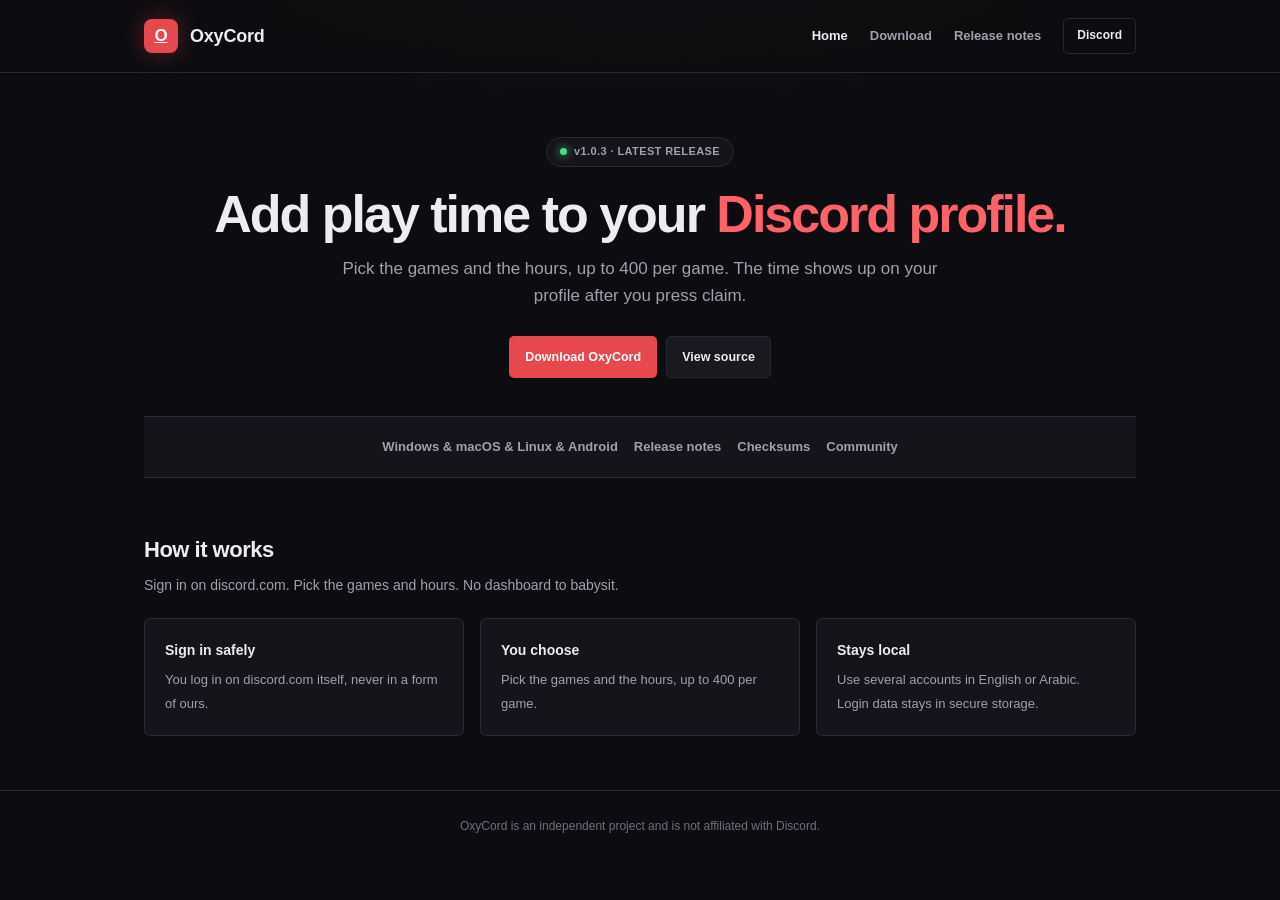
<file: docs/index.html>
<!doctype html>
<html lang="en">
<head>
<meta charset="utf-8">
<meta name="viewport" content="width=device-width,initial-scale=1">
<title>OxyCord - play time for your Discord profile</title>
<meta name="description" content="OxyCord adds play time to the games on your Discord profile. Download for Windows, macOS, Linux and Android.">
<meta property="og:site_name" content="OxyCord">
<meta property="og:type" content="website">
<meta property="og:title" content="OxyCord - play time for your Discord profile">
<meta property="og:description" content="Add play time to the games on your Discord profile. Get OxyCord for Windows, macOS, Linux and Android.">
<meta property="og:url" content="https://iraqies.github.io/oxycord/">
<meta name="theme-color" content="#E5484D">
<script id="discord:component-embed" type="application/json">
{"component":{"type":17,"accent_color":15026253,"components":[{"type":10,"content":"# **[OxyCord 1.0.3](https://iraqies.github.io/oxycord/download/)**\nAdd play time to the games on your Discord profile."},{"type":14},{"type":10,"content":"**Downloads for every platform**"},{"type":1,"components":[{"type":2,"style":5,"url":"https://github.com/iraqies/oxycord/releases/download/oxycord-v1.0.3/OxyCord-Setup-1.0.3.exe","label":"Windows"},{"type":2,"style":5,"url":"https://github.com/iraqies/oxycord/releases/download/oxycord-v1.0.3/OxyCord-1.0.3.dmg","label":"macOS"},{"type":2,"style":5,"url":"https://github.com/iraqies/oxycord/releases/download/oxycord-v1.0.3/OxyCord-1.0.3-amd64.deb","label":"Linux"}]},{"type":1,"components":[{"type":2,"style":5,"url":"https://github.com/iraqies/oxycord/releases/download/oxycord-v1.0.3/OxyCord-1.0.3-windows-x64.zip","label":"Windows ZIP"},{"type":2,"style":5,"url":"https://github.com/iraqies/oxycord/releases/download/oxycord-v1.0.3/OxyCord-1.0.3-x86_64.flatpak","label":"Flatpak"},{"type":2,"style":5,"url":"https://github.com/iraqies/oxycord/releases/download/oxycord-v1.0.3/OxyCord-1.0.3.apk","label":"Android"},{"type":2,"style":5,"url":"https://github.com/iraqies/oxycord/releases/download/oxycord-v1.0.3/OxyCord-1.0.3-arm64.apk","label":"ARM64"}]},{"type":14},{"type":1,"components":[{"type":2,"style":5,"url":"https://iraqies.github.io/oxycord/download/","label":"All downloads"},{"type":2,"style":5,"url":"https://github.com/iraqies/oxycord/releases/download/oxycord-v1.0.3/SHA256SUMS.txt","label":"Checksums"},{"type":2,"style":5,"url":"https://discord.gg/aaFqzuJFuS","label":"Discord"},{"type":2,"style":5,"url":"https://github.com/iraqies/oxycord","label":"Source"}]},{"type":10,"content":"*Not affiliated with Discord. Sign in on discord.com with Chrome, Edge, Brave or Helium.*"}]}}
</script>
<link rel="stylesheet" href="style.css">
</head>
<body>
<header><div class="wrap head">
<a href="/oxycord/" class="logo">O</a><a href="/oxycord/" class="brand" style="color:inherit;text-decoration:none">OxyCord</a>
<nav><a href="/oxycord/" class="on">Home</a><a href="/oxycord/download/" class="">Download</a><a href="https://github.com/iraqies/oxycord/releases">Release notes</a><a class="ghost" href="https://discord.gg/aaFqzuJFuS">Discord</a></nav>
</div></header>
<main class="wrap">
<div class="hero">
<span class="badge"><span class="dot"></span> v1.0.3 · LATEST RELEASE</span>
<h1>Add play time to your <span>Discord profile.</span></h1>
<p class="sub">Pick the games and the hours, up to 400 per game. The time shows up on your profile after you press claim.</p>
<div class="actions center" style="justify-content:center;margin-top:26px">
<a class="btn primary" href="/oxycord/download/">Download OxyCord</a>
<a class="btn secondary" href="https://github.com/iraqies/oxycord">View source</a>
</div>
</div>
<div class="strip">
<a href="/oxycord/download/">Windows & macOS & Linux & Android</a>
<a href="https://github.com/iraqies/oxycord/releases/latest">Release notes</a>
<a href="https://github.com/iraqies/oxycord/releases/download/oxycord-v1.0.3/SHA256SUMS.txt">Checksums</a>
<a href="https://discord.gg/aaFqzuJFuS">Community</a>
</div>
<div class="section">
<h2>How it works</h2>
<p class="lead">Sign in on discord.com. Pick the games and hours. No dashboard to babysit.</p>
<div class="features">
<div class="feature"><b>Sign in safely</b><span>You log in on discord.com itself, never in a form of ours.</span></div>
<div class="feature"><b>You choose</b><span>Pick the games and the hours, up to 400 per game.</span></div>
<div class="feature"><b>Stays local</b><span>Use several accounts in English or Arabic. Login data stays in secure storage.</span></div>
</div>
</div>
</main>
<footer><div class="wrap">OxyCord is an independent project and is not affiliated with Discord.</div></footer>
</body></html>
</file>
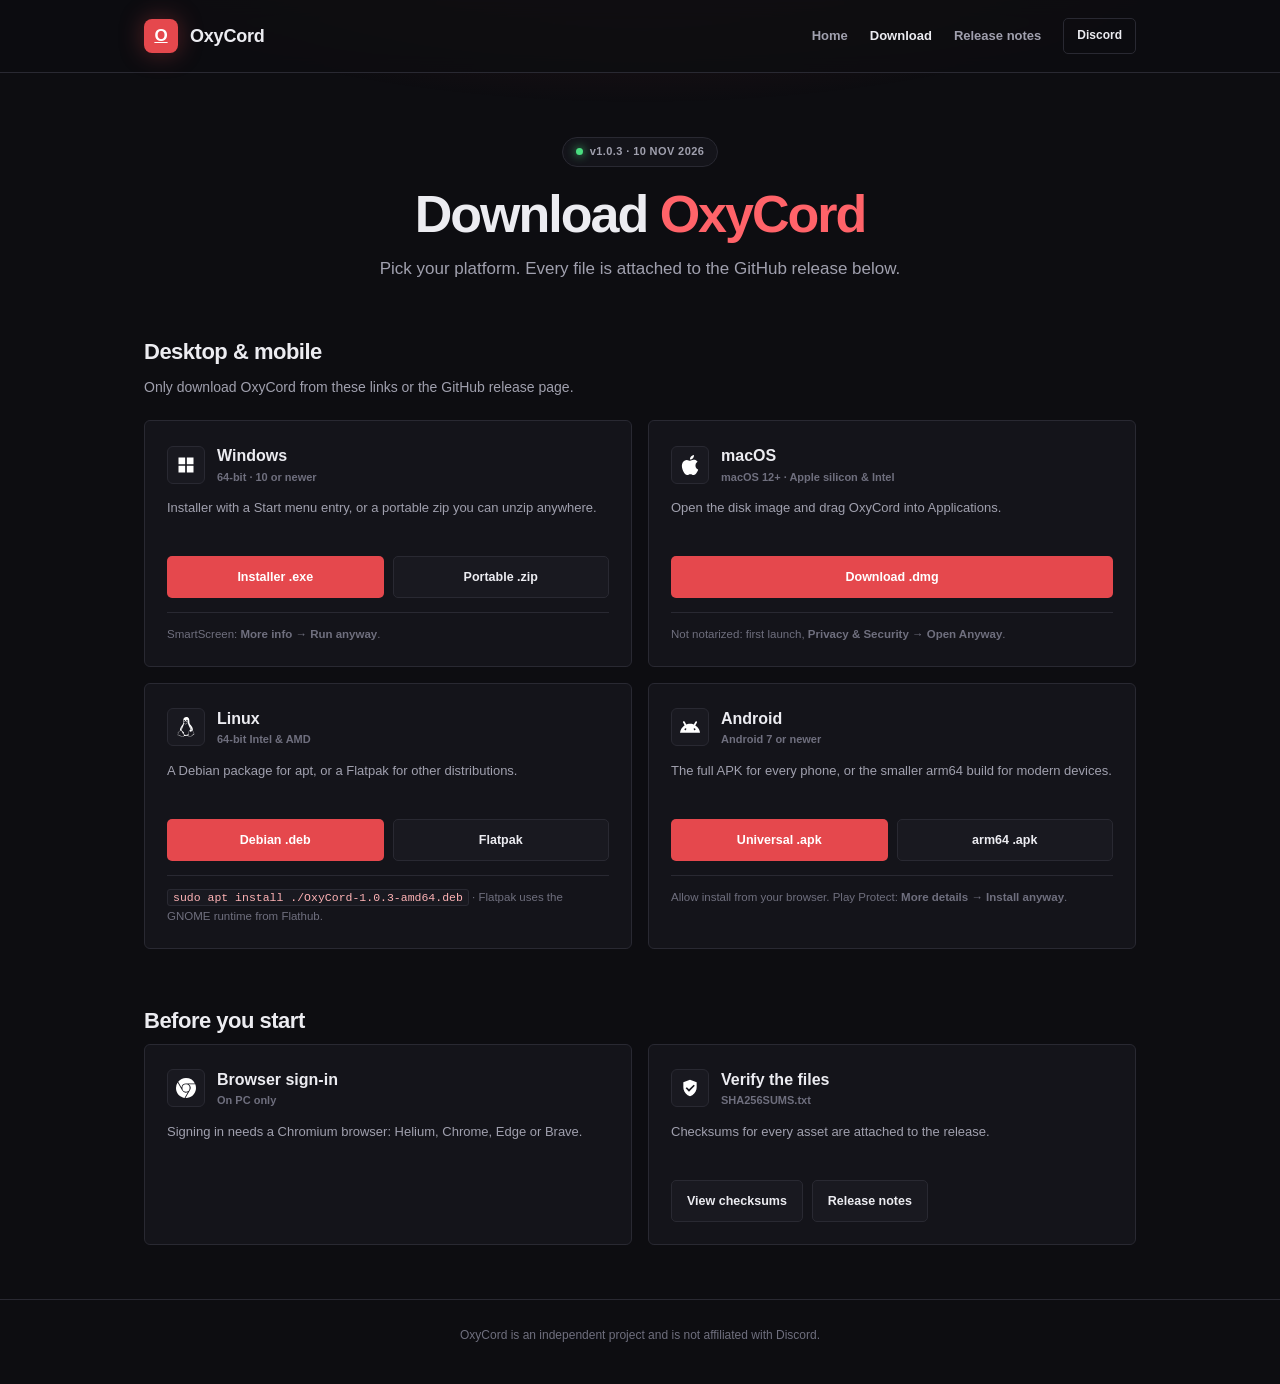
<file: docs/download/index.html>
<!doctype html>
<html lang="en">
<head>
<meta charset="utf-8">
<meta name="viewport" content="width=device-width,initial-scale=1">
<title>Download OxyCord 1.0.3</title>
<meta name="description" content="OxyCord adds play time to the games on your Discord profile. Download for Windows, macOS, Linux and Android.">
<meta property="og:site_name" content="OxyCord">
<meta property="og:type" content="website">
<meta property="og:title" content="Download OxyCord 1.0.3">
<meta property="og:description" content="Add play time to the games on your Discord profile. Get OxyCord for Windows, macOS, Linux and Android.">
<meta property="og:url" content="https://iraqies.github.io/oxycord/download/">
<meta name="theme-color" content="#E5484D">
<script id="discord:component-embed" type="application/json">
{"component":{"type":17,"accent_color":15026253,"components":[{"type":10,"content":"# **[OxyCord 1.0.3](https://iraqies.github.io/oxycord/download/)**\nAdd play time to the games on your Discord profile."},{"type":14},{"type":10,"content":"**Downloads for every platform**"},{"type":1,"components":[{"type":2,"style":5,"url":"https://github.com/iraqies/oxycord/releases/download/oxycord-v1.0.3/OxyCord-Setup-1.0.3.exe","label":"Windows"},{"type":2,"style":5,"url":"https://github.com/iraqies/oxycord/releases/download/oxycord-v1.0.3/OxyCord-1.0.3.dmg","label":"macOS"},{"type":2,"style":5,"url":"https://github.com/iraqies/oxycord/releases/download/oxycord-v1.0.3/OxyCord-1.0.3-amd64.deb","label":"Linux"}]},{"type":1,"components":[{"type":2,"style":5,"url":"https://github.com/iraqies/oxycord/releases/download/oxycord-v1.0.3/OxyCord-1.0.3-windows-x64.zip","label":"Windows ZIP"},{"type":2,"style":5,"url":"https://github.com/iraqies/oxycord/releases/download/oxycord-v1.0.3/OxyCord-1.0.3-x86_64.flatpak","label":"Flatpak"},{"type":2,"style":5,"url":"https://github.com/iraqies/oxycord/releases/download/oxycord-v1.0.3/OxyCord-1.0.3.apk","label":"Android"},{"type":2,"style":5,"url":"https://github.com/iraqies/oxycord/releases/download/oxycord-v1.0.3/OxyCord-1.0.3-arm64.apk","label":"ARM64"}]},{"type":14},{"type":1,"components":[{"type":2,"style":5,"url":"https://iraqies.github.io/oxycord/download/","label":"All downloads"},{"type":2,"style":5,"url":"https://github.com/iraqies/oxycord/releases/download/oxycord-v1.0.3/SHA256SUMS.txt","label":"Checksums"},{"type":2,"style":5,"url":"https://discord.gg/aaFqzuJFuS","label":"Discord"},{"type":2,"style":5,"url":"https://github.com/iraqies/oxycord","label":"Source"}]},{"type":10,"content":"*Not affiliated with Discord. Sign in on discord.com with Chrome, Edge, Brave or Helium.*"}]}}
</script>
<link rel="stylesheet" href="../style.css">
</head>
<body>
<header><div class="wrap head">
<a href="/oxycord/" class="logo">O</a><a href="/oxycord/" class="brand" style="color:inherit;text-decoration:none">OxyCord</a>
<nav><a href="/oxycord/" class="">Home</a><a href="/oxycord/download/" class="on">Download</a><a href="https://github.com/iraqies/oxycord/releases">Release notes</a><a class="ghost" href="https://discord.gg/aaFqzuJFuS">Discord</a></nav>
</div></header>
<main class="wrap">
<div class="hero">
<span class="badge"><span class="dot"></span> v1.0.3 · 10 NOV 2026</span>
<h1>Download <span>OxyCord</span></h1>
<p class="sub">Pick your platform. Every file is attached to the GitHub release below.</p>
</div>
<div class="section">
<h2>Desktop & mobile</h2>
<p class="lead">Only download OxyCord from these links or the GitHub release page.</p>
<div class="grid">
<div class="card">
<div class="top"><div class="icon"><img src="../assets/icons/windows.svg" alt=""></div><div><h3>Windows</h3><small>64-bit · 10 or newer</small></div></div>
<p>Installer with a Start menu entry, or a portable zip you can unzip anywhere.</p>
<div class="actions">
<a class="btn primary wide" href="https://github.com/iraqies/oxycord/releases/download/oxycord-v1.0.3/OxyCord-Setup-1.0.3.exe">Installer .exe</a>
<a class="btn secondary wide" href="https://github.com/iraqies/oxycord/releases/download/oxycord-v1.0.3/OxyCord-1.0.3-windows-x64.zip">Portable .zip</a>
</div>
<div class="note">SmartScreen: <b>More info → Run anyway</b>.</div>
</div>
<div class="card">
<div class="top"><div class="icon"><img src="../assets/icons/apple.svg" alt=""></div><div><h3>macOS</h3><small>macOS 12+ · Apple silicon & Intel</small></div></div>
<p>Open the disk image and drag OxyCord into Applications.</p>
<div class="actions"><a class="btn primary wide" href="https://github.com/iraqies/oxycord/releases/download/oxycord-v1.0.3/OxyCord-1.0.3.dmg">Download .dmg</a></div>
<div class="note">Not notarized: first launch, <b>Privacy &amp; Security → Open Anyway</b>.</div>
</div>
<div class="card">
<div class="top"><div class="icon"><img src="../assets/icons/linux.svg" alt=""></div><div><h3>Linux</h3><small>64-bit Intel &amp; AMD</small></div></div>
<p>A Debian package for apt, or a Flatpak for other distributions.</p>
<div class="actions">
<a class="btn primary wide" href="https://github.com/iraqies/oxycord/releases/download/oxycord-v1.0.3/OxyCord-1.0.3-amd64.deb">Debian .deb</a>
<a class="btn secondary wide" href="https://github.com/iraqies/oxycord/releases/download/oxycord-v1.0.3/OxyCord-1.0.3-x86_64.flatpak">Flatpak</a>
</div>
<div class="note"><code>sudo apt install ./OxyCord-1.0.3-amd64.deb</code> · Flatpak uses the GNOME runtime from Flathub.</div>
</div>
<div class="card">
<div class="top"><div class="icon"><img src="../assets/icons/android.svg" alt=""></div><div><h3>Android</h3><small>Android 7 or newer</small></div></div>
<p>The full APK for every phone, or the smaller arm64 build for modern devices.</p>
<div class="actions">
<a class="btn primary wide" href="https://github.com/iraqies/oxycord/releases/download/oxycord-v1.0.3/OxyCord-1.0.3.apk">Universal .apk</a>
<a class="btn secondary wide" href="https://github.com/iraqies/oxycord/releases/download/oxycord-v1.0.3/OxyCord-1.0.3-arm64.apk">arm64 .apk</a>
</div>
<div class="note">Allow install from your browser. Play Protect: <b>More details → Install anyway</b>.</div>
</div>
</div>
</div>
<div class="section">
<h2>Before you start</h2>
<div class="grid">
<div class="card"><div class="top"><div class="icon"><img src="../assets/icons/chrome.svg" alt=""></div><div><h3>Browser sign-in</h3><small>On PC only</small></div></div><p>Signing in needs a Chromium browser: Helium, Chrome, Edge or Brave.</p></div>
<div class="card"><div class="top"><div class="icon"><img src="../assets/icons/shield-check.svg" alt=""></div><div><h3>Verify the files</h3><small>SHA256SUMS.txt</small></div></div><p>Checksums for every asset are attached to the release.</p><div class="actions"><a class="btn secondary" href="https://github.com/iraqies/oxycord/releases/download/oxycord-v1.0.3/SHA256SUMS.txt">View checksums</a><a class="btn secondary" href="https://github.com/iraqies/oxycord/releases/tag/oxycord-v1.0.3">Release notes</a></div></div>
</div>
</div>
</main>
<footer><div class="wrap">OxyCord is an independent project and is not affiliated with Discord.</div></footer>
</body></html>
</file>
<file: docs/style.css>
:root{--bg:#0d0d11;--panel:#14141a;--panel2:#191920;--line:#292932;--text:#ececf1;--muted:#a0a0ae;--dim:#6f6f7e;--accent:#ff6369;--accent2:#e5484d;--ok:#4ade80}
*{box-sizing:border-box}
html{scroll-behavior:smooth}
body{margin:0;background:var(--bg);color:var(--text);font:15px/1.6 -apple-system,BlinkMacSystemFont,'Segoe UI',Inter,Roboto,sans-serif;-webkit-font-smoothing:antialiased}
body:before{content:'';position:fixed;inset:0 0 auto;height:420px;background:radial-gradient(900px 320px at 50% -120px,rgba(229,72,77,.20),transparent 70%);pointer-events:none;z-index:0}
.wrap{position:relative;max-width:1040px;margin:0 auto;padding:0 24px}
header{position:relative;z-index:1;border-bottom:1px solid var(--line);background:rgba(13,13,17,.86);backdrop-filter:blur(10px)}
.head{height:72px;display:flex;align-items:center;gap:12px}
.logo{width:34px;height:34px;border-radius:8px;background:var(--accent2);display:grid;place-items:center;font-weight:800;color:#fff;font-size:17px;box-shadow:0 0 24px rgba(229,72,77,.35)}
.brand{font-weight:700;font-size:18px;letter-spacing:-.2px}
nav{margin-left:auto;display:flex;gap:22px;align-items:center}
nav a{color:var(--muted);text-decoration:none;font-size:13px;font-weight:600}
nav a:hover,nav a.on{color:var(--text)}
.ghost{border:1px solid var(--line);border-radius:5px;padding:7px 13px;color:var(--text)!important;text-decoration:none;font-size:12px;font-weight:700}
.ghost:hover{border-color:var(--accent);color:var(--accent)!important}
.hero{padding:64px 0 38px;text-align:center}
.badge{display:inline-flex;align-items:center;gap:7px;border:1px solid var(--line);background:var(--panel);border-radius:20px;padding:5px 13px;font-size:11px;font-weight:700;letter-spacing:.4px;color:var(--muted)}
.dot{width:7px;height:7px;border-radius:50%;background:var(--ok);box-shadow:0 0 10px var(--ok)}
h1{font-size:52px;line-height:1.05;letter-spacing:-2px;margin:20px 0 14px;font-weight:800}
h1 span{color:var(--accent)}
.sub{color:var(--muted);font-size:17px;max-width:600px;margin:0 auto}
.section{margin:14px 0 54px}
.section h2{font-size:22px;letter-spacing:-.5px;margin:0 0 6px}
.section .lead{color:var(--muted);margin:0 0 22px;font-size:14px}
.grid{display:grid;grid-template-columns:repeat(2,minmax(0,1fr));gap:16px}
.card{background:var(--panel);border:1px solid var(--line);border-radius:6px;padding:22px}
.card:hover{border-color:#3a3a46}
.card .top{display:flex;align-items:center;gap:12px;margin-bottom:12px}
.icon{width:38px;height:38px;border-radius:6px;background:var(--panel2);border:1px solid var(--line);display:grid;place-items:center;font-size:20px}
.icon img{width:20px;height:20px;display:block}
.card h3{margin:0;font-size:16px}
.card small{display:block;color:var(--dim);font-size:11px;font-weight:600}
.card p{color:var(--muted);font-size:13px;margin:0 0 16px;min-height:42px}
.actions{display:flex;flex-wrap:wrap;gap:9px}
.btn{display:inline-flex;align-items:center;justify-content:center;gap:7px;text-decoration:none;border-radius:5px;padding:10px 15px;font-size:12.5px;font-weight:750;border:1px solid transparent;transition:.15s}
.btn.primary{background:var(--accent2);color:#fff}
.btn.primary:hover{background:var(--accent)}
.btn.secondary{background:var(--panel2);border-color:var(--line);color:var(--text)}
.btn.secondary:hover{border-color:var(--accent);color:var(--accent)}
.btn.wide{flex:1}
.note{color:var(--dim);font-size:11.5px;margin-top:14px;border-top:1px solid var(--line);padding-top:12px}
code{background:var(--panel2);border:1px solid var(--line);border-radius:3px;padding:1px 5px;font-size:11.5px;color:#ffb3b5}
.strip{display:flex;align-items:center;gap:16px;justify-content:center;flex-wrap:wrap;border-top:1px solid var(--line);border-bottom:1px solid var(--line);padding:20px;background:var(--panel);margin-bottom:54px}
.strip a{color:var(--muted);text-decoration:none;font-size:13px;font-weight:650}
.strip a:hover{color:var(--accent)}
footer{border-top:1px solid var(--line);padding:26px 0 40px;color:var(--dim);font-size:12px;text-align:center}
.features{display:grid;grid-template-columns:repeat(3,1fr);gap:16px;margin-top:10px}
.feature{border:1px solid var(--line);border-radius:6px;padding:20px;background:var(--panel)}
.feature b{display:block;margin-bottom:6px;font-size:14px}
.feature span{color:var(--muted);font-size:13px}
.center{text-align:center}
@media(max-width:760px){.grid,.features{grid-template-columns:1fr}h1{font-size:38px}.hero{padding:44px 0 28px}nav a:not(.ghost){display:none}}
</file>
